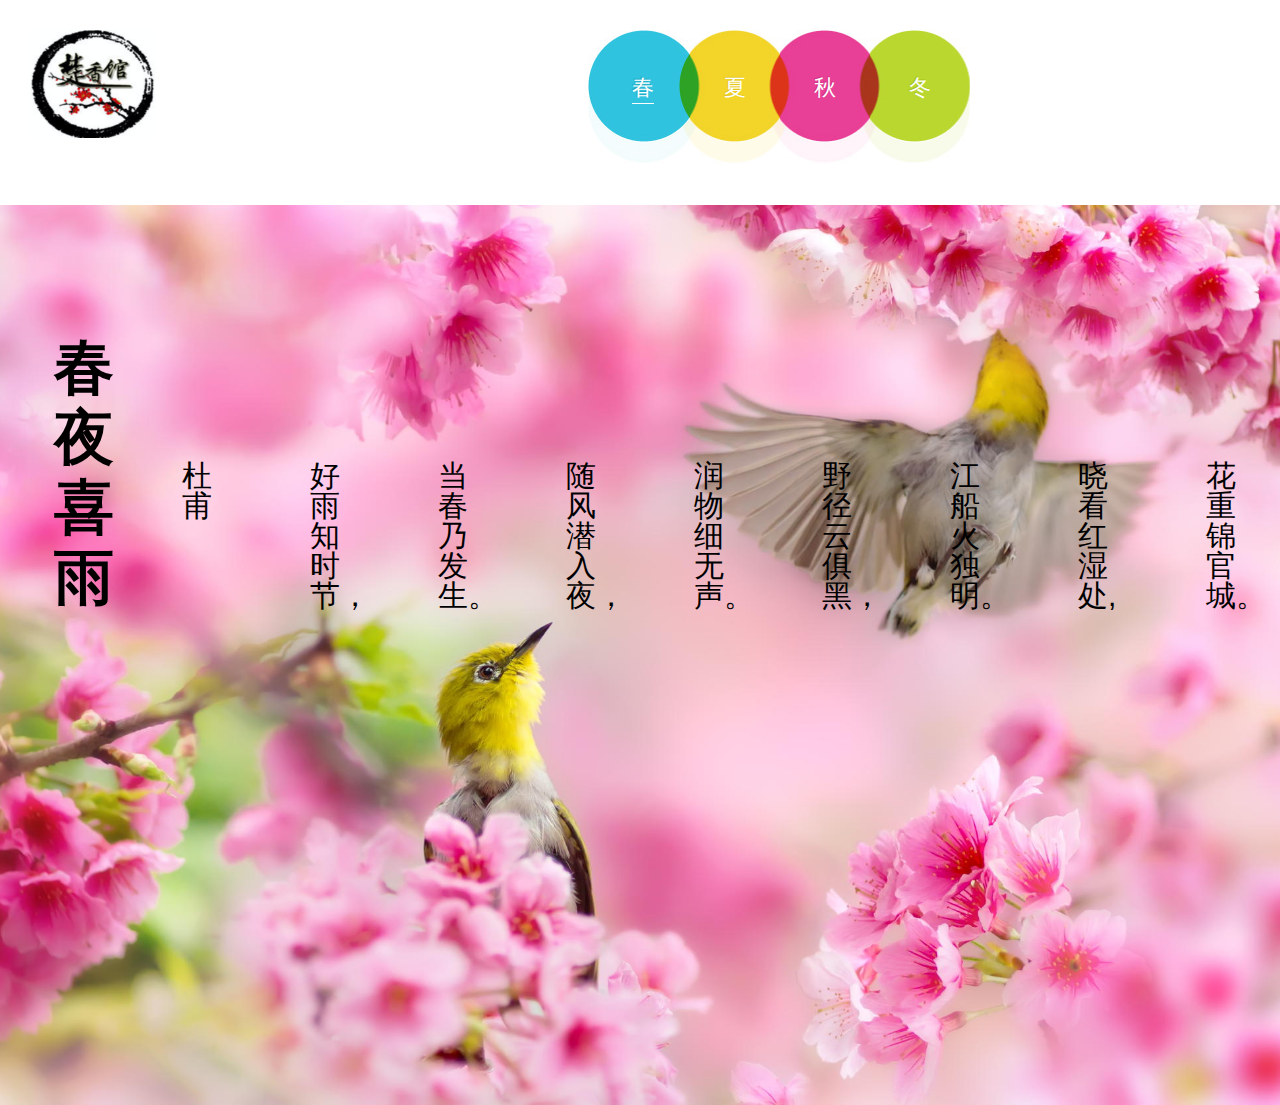
<file: index.html>
<!DOCTYPE html >
<head>
  <meta http-equiv="Content-Type" content="text/html; charset=UTF-8">
  <meta charset="utf-8" />
  <title>Spring</title>
  <link rel="stylesheet" href="style/main.css" type="text/css" />
  <link rel="stylesheet" href="style/small.css" media="screen and (max-width:640px)">
  <link rel="stylesheet" href="style/mobile.css" media="screen and (max-width:480px)">
  <meta name="viewport" content="width=device-width, initial-scale=1">
</head>
<body>
  <header class="block">
    <div class="inner">
      <a href="#href" class="logo">
        <img src="./imags/logo.jpg" >
      </a>
      <ul class="nav">
        <li class="first active">
          <a href="./index.html" title="Home">春</a>
        </li>
        <li>
          <a href="./summer.html" title="summer">夏</a>
        </li>
        <li>
          <a href="./autumn.html" title="autumn">秋</a>
        </li>
        <li>
          <a href="./winter.html" title="winter">冬</a>
        </li>
      </ul>
    </div>
  </header>
  <div class="main">
<ul class="poem">
  <li><h1>春夜喜雨</h1></li>
   <li><p>杜甫</p></li>
    <li>好雨知时节，</li>
    <li>当春乃发生。</li>
    <li>随风潜入夜，</li>
    <li>润物细无声。</li>
    <li>野径云俱黑，</li>
    <li>江船火独明。</li>
    <li>晓看红湿处,</li>
    <li>花重锦官城。</li>
</ul>
  </div>
</body>
</html>
</file>
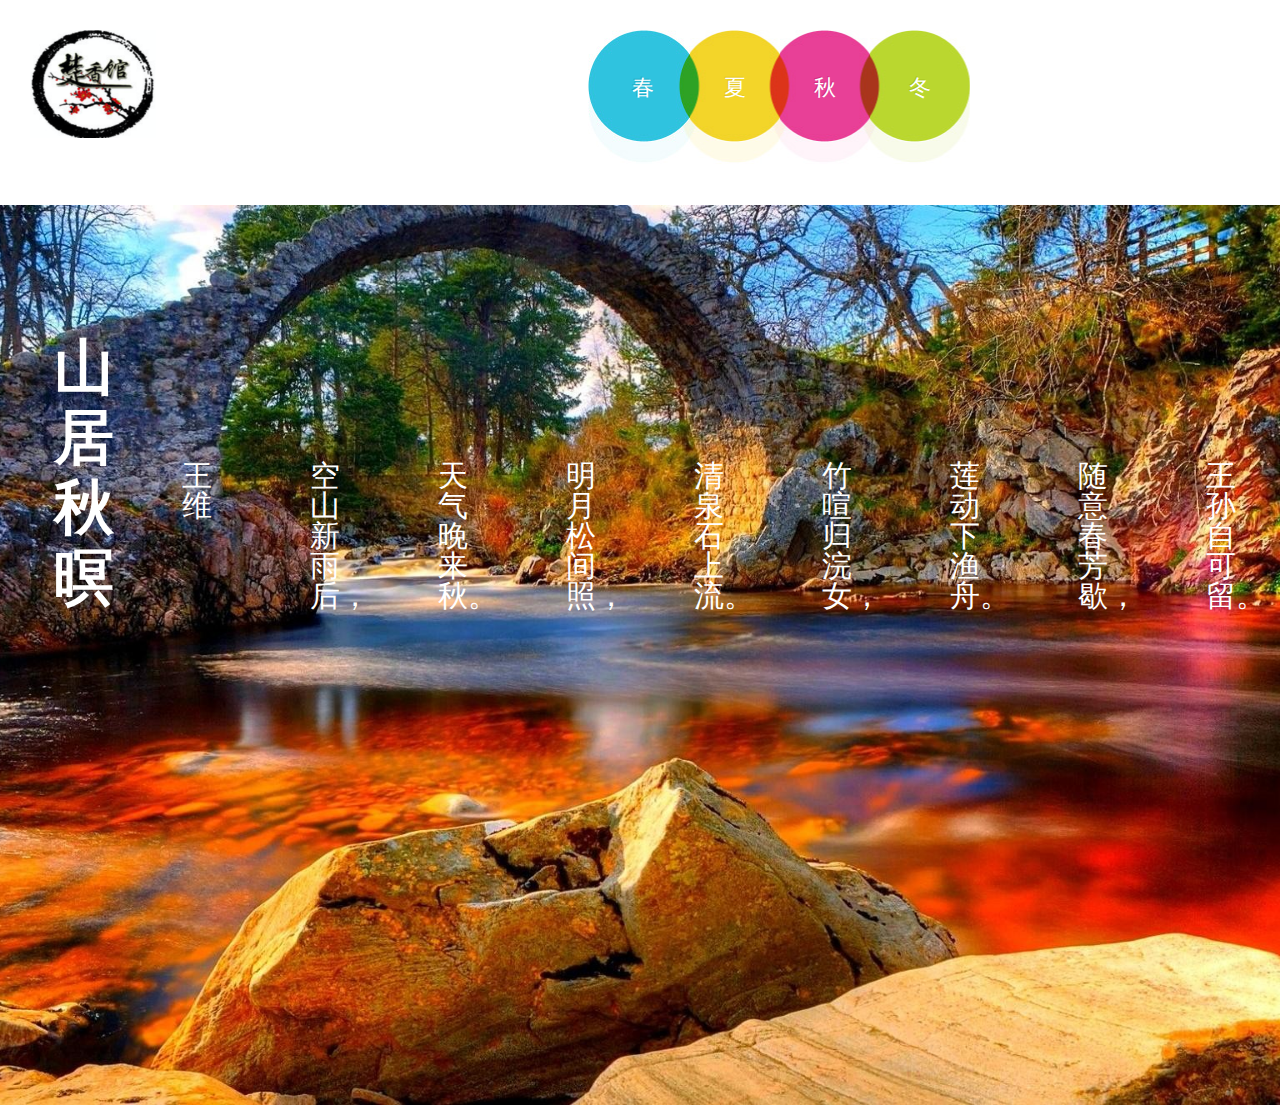
<file: autumn.html>
<!DOCTYPE html >
<head>
  <meta http-equiv="Content-Type" content="text/html; charset=UTF-8">
  <meta charset="utf-8" />
  <title>Autumn</title>
  <link rel="stylesheet" href="style/autumn.css" type="text/css" />
  <link rel="stylesheet" href="style/small.css" media="screen and (max-width:640px)">
  <link rel="stylesheet" href="style/mobile.css" media="screen and (max-width:480px)">
  <meta name="viewport" content="width=device-width, initial-scale=1">
</head>
<body>
  <header class="block">
    <div class="inner">
      <a href="#href" class="logo">
        <img src="./imags/logo.jpg" >
      </a>
      <ul class="nav">
        <li class="first active">
          <a href="./index.html" title="Home">春</a>
        </li>
        <li>
          <a href="./summer.html" title="summer">夏</a>
        </li>
        <li>
          <a href="./autumn.html" title="autumn">秋</a>
        </li>
        <li>
          <a href="./winter.html" title="winter">冬</a>
        </li>
      </ul>
    </div>
  </header>
  <div class="main">
<ul class="poem">
  <li><h1>山居秋暝</h1></li>
   <li><p>王维</p></li>
    <li>空山新雨后，</li>
    <li>天气晚来秋。</li>
    <li>明月松间照，</li>
    <li>清泉石上流。</li>
    <li>竹喧归浣女，</li>
    <li>莲动下渔舟。</li>
    <li>随意春芳歇，</li>
    <li>王孙自可留。</li>
</ul>
  </div>
</body>
</html>
</file>
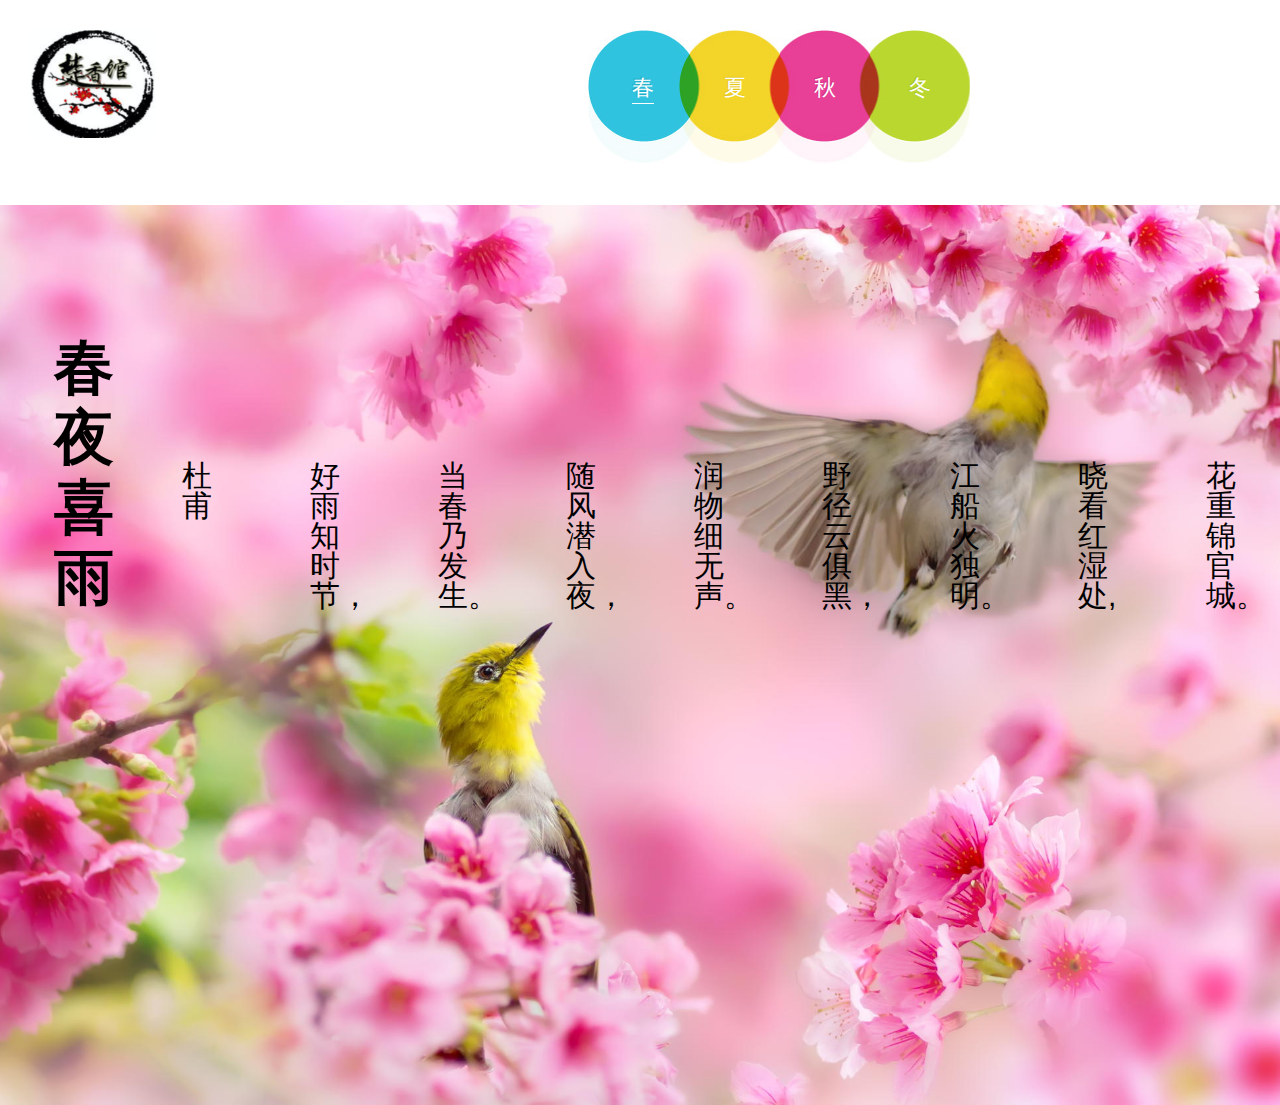
<file: seasons.html>
<!DOCTYPE html >
<head>
  <meta http-equiv="Content-Type" content="text/html; charset=UTF-8">
  <meta charset="utf-8" />
  <link rel="stylesheet" href="style/main.css" type="text/css" />
  <link rel="stylesheet" href="style/small.css" media="screen and (max-width:640px)">
  <link rel="stylesheet" href="style/mobile.css" media="screen and (max-width:480px)">
</head>
<body>
  <header class="block">
    <div class="inner">
      <a href="#href" class="logo">
        <img src="./imags/logo.jpg" >
      </a>
      <ul class="nav">
        <li class="first active">
          <a href="./spring.html" title="Home">春</a>
        </li>
        <li>
          <a href="./summer.html" title="summer">夏</a>
        </li>
        <li>
          <a href="./summer.html" title="autumn">秋</a>
        </li>
        <li>
          <a href="./winter.html" title="winter">冬</a>
        </li>
      </ul>
    </div>
  </header>
  <div class="main">
<ul class="poem">
  <li><h1>春夜喜雨</h1></li>
   <li><p>杜甫</p></li>
    <li>好雨知时节，</li>
    <li>当春乃发生。</li>
    <li>随风潜入夜，</li>
    <li>润物细无声。</li>
    <li>野径云俱黑，</li>
    <li>江船火独明。</li>
    <li>晓看红湿处,</li>
    <li>花重锦官城。</li>
</ul>
  </div>
</body>
</html>
</file>
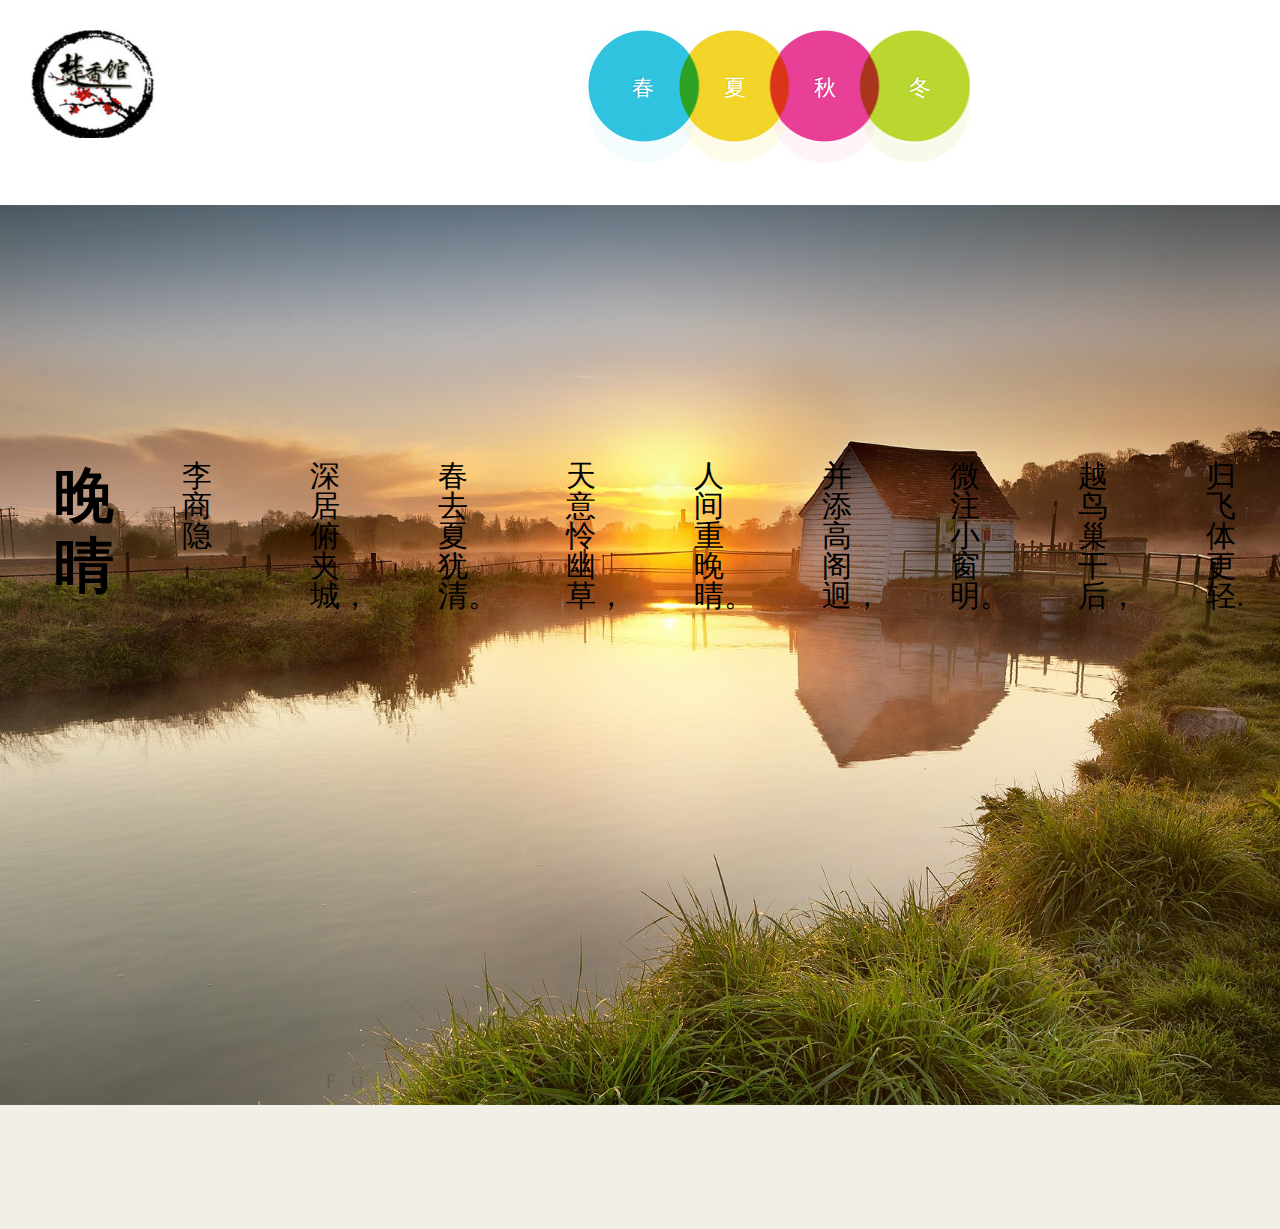
<file: summer.html>
<!DOCTYPE html >
<head>
  <meta http-equiv="Content-Type" content="text/html; charset=UTF-8">
  <meta charset="utf-8" />
  <title>Summer</title>
  <link rel="stylesheet" href="style/summer.css" type="text/css" />
  <link rel="stylesheet" href="style/small.css" media="screen and (max-width:640px)">
  <link rel="stylesheet" href="style/mobile.css" media="screen and (max-width:480px)">
  <meta name="viewport" content="width=device-width, initial-scale=1">
</head>
<body>
  <header class="block">
    <div class="inner">
      <a href="#href" class="logo">
        <img src="./imags/logo.jpg" >
      </a>
      <ul class="nav">
        <li class="first active">
          <a href="./index.html" title="Home">春</a>
        </li>
        <li>
          <a href="./summer.html" title="summer">夏</a>
        </li>
        <li>
          <a href="./autumn.html" title="autumn">秋</a>
        </li>
        <li>
          <a href="./winter.html" title="winter">冬</a>
        </li>
      </ul>
    </div>
  </header>
  <div class="main">
<ul class="poem">
  <li><h1>晚晴</h1></li>
   <li><p>李商隐</p></li>
    <li>深居俯夹城，</li>
    <li>春去夏犹清。</li>
    <li>天意怜幽草，</li>
    <li>人间重晚晴。</li>
    <li>并添高阁迥，</li>
    <li>微注小窗明。</li>
    <li>越鸟巢干后，</li>
    <li>归飞体更轻.</li>
</ul>
  </div>
</body>
</html>
</file>
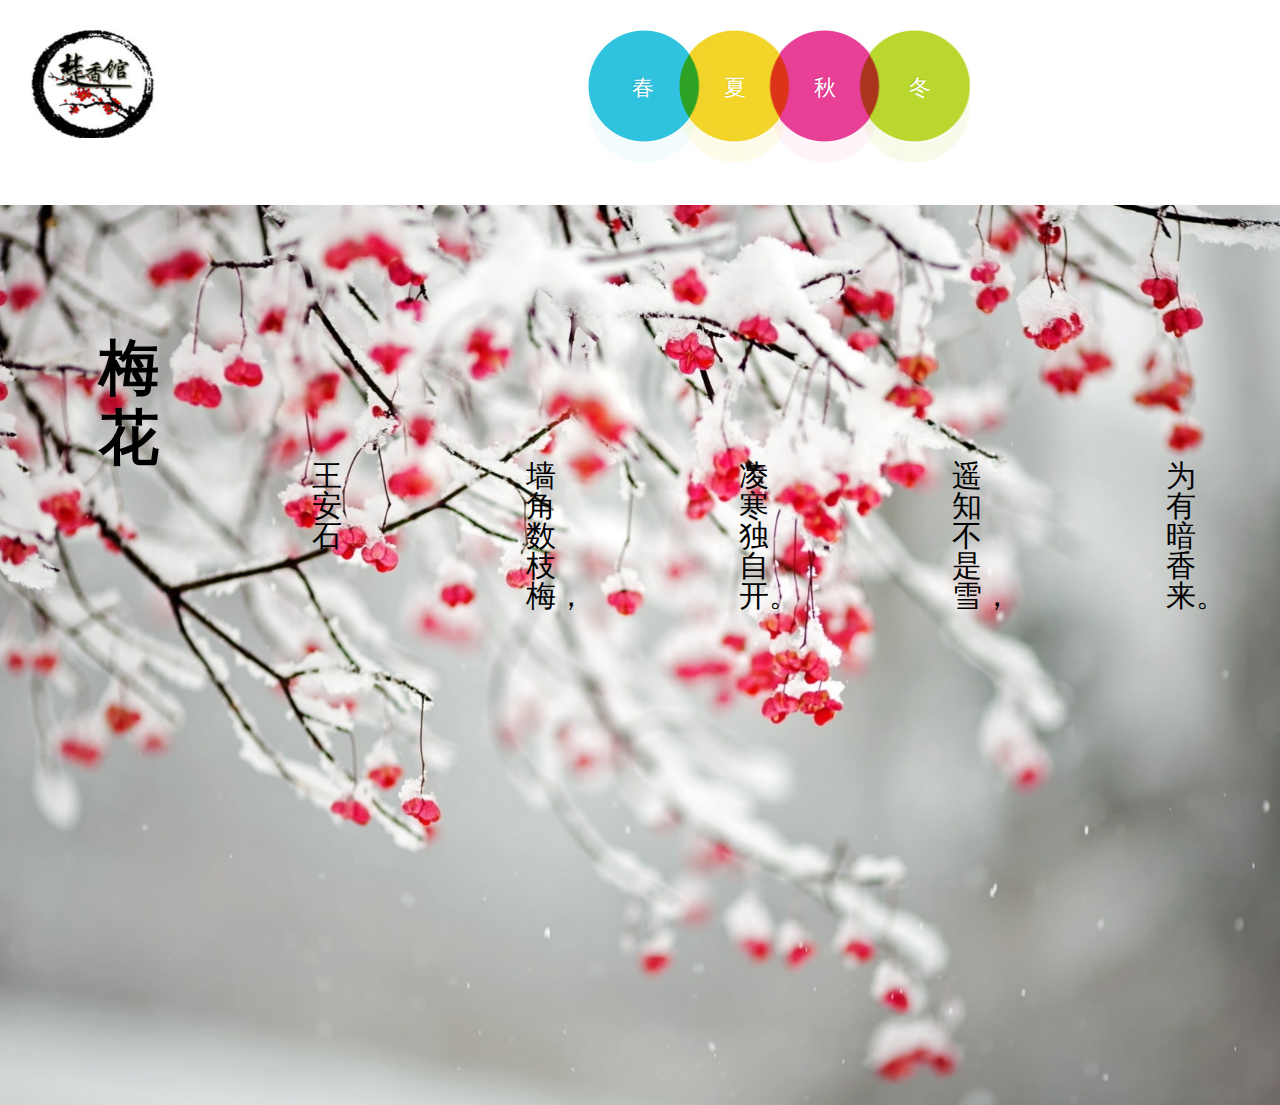
<file: winter.html>
<!DOCTYPE html >
<head>
  <meta http-equiv="Content-Type" content="text/html; charset=UTF-8">
  <meta charset="utf-8" />
  <title>Winter</title>
  <link rel="stylesheet" href="style/winter.css" type="text/css" />
  <link rel="stylesheet" href="style/small.css" media="screen and (max-width:640px)">
  <link rel="stylesheet" href="style/mobile.css" media="screen and (max-width:480px)">
  <meta name="viewport" content="width=device-width, initial-scale=1">
</head>
<body>
  <header class="block">
    <div class="inner">
      <a href="#href" class="logo">
        <img src="./imags/logo.jpg" >
      </a>
      <ul class="nav">
        <li class="first active">
          <a href="./index.html" title="Home">春</a>
        </li>
        <li>
          <a href="./summer.html" title="summer">夏</a>
        </li>
        <li>
          <a href="./autumn.html" title="autumn">秋</a>
        </li>
        <li>
          <a href="./winter.html" title="winter">冬</a>
        </li>
      </ul>
    </div>
  </header>
  <div class="main">
<ul class="poem">
  <li><h1>梅花</h1></li>
   <li><p>王安石</p></li>
    <li>墙角数枝梅，</li>
    <li>凌寒独自开。</li>
    <li>遥知不是雪，</li>
    <li>为有暗香来。</li>
</ul>
  </div>
</body>
</html>
</file>
<file: style/main.css>
*{
margin: 0;
padding: 0;
border: 0;
box-sizing: border-box;
list-style: none;
text-decoration: none;
vertical-align: baseline;
}
body{
background-color: #f2eee8;
    height: 100%;
    margin: 0;
    font-family: STKaiti,"华文楷体",sans-serif;
}
header.block {
border: 0px;
background: #fff;
margin: 0px;
padding: 30px;
position: relative;
min-height: 205px;
display: block;
}
a.logo {
float: left;
}
.block div.inner {
max-width: 940px;
}
div.inner img {
width: 126px;
height: 108px;
}
.nav {
float:right;
}
.nav li {
float: left;
height:134px;
width:90px;
text-align: center;
}
.nav li a {
    display: inline-block;
    color:#fff;
    font-size: 22px;
    padding-top: 43px;
}

.nav li a:hover, .nav .active a {

    border-bottom:1px solid #fff;

}
.nav li.first a {

    margin-left:7px;

}
.nav li.last a {

    margin-left:-10px;

}
.nav li.first {
background:url("images/nav-blue.jpg") no-repeat center center;
width:102px;
text-shadow: -1px -1px 0px #1dabc6;
}

.nav li + li {
    background: url("images/nav-yellow.jpg") no-repeat scroll center center transparent;
    text-shadow: -1px -1px 0 #E3C61F;
}

.nav li + li + li {
    background: url("images/nav-pink.jpg") no-repeat scroll center center transparent;
    text-shadow: -1px -1px 0 #D23184;
}
.nav li + li + li + li  {
    background: url("images/nav-green.jpg") no-repeat center center;
    width: 100px;
    text-shadow: -1px -1px 0px #a8c520;
}

.main {
background-image: url('../imags/spring3.jpg');
background-repeat: no-repeat;
background-position: center;
 background-size: cover;
height:100vh;
min-height:100vh;
font-size: 30px;
}

.poem {
display: flex;
height: 100%;
width: 100%
}
}

.poem li {
 flex-direction: column;
 text-align: center;

}

.main li {
 text-align: center;
  margin:0 auto;width:20px;line-height:30px;
  padding-top: 20%;
}

 h1 {
 text-align: center;
 margin:0 auto;width:30px;line-height:70px;
}

.main li:first-child {
    padding-top: 10%;
}
</file>
<file: style/small.css>
header {
padding:10px 5px !important;
overflow:hidden;
}
header div.inner {
text-align:center;
}

a.logo { float:none; }
.nav {
width:386px;
margin:auto;
float:none;
margin-top:15px;
}
.poem {
display: flex;
height: 100%;
width: 100%；
}

.main li {
 text-align: center;
  margin:0 auto;width:10px;line-height:30px;
  padding-top: 20%;
  font-size: 18px;
}

 h1 {
 text-align: center;
 margin:0 auto;width:25px;line-height:40px;
}
</file>
<file: style/mobile.css>
.nav { width:273px ;  }
.nav li.first {
background:url("images/TWC_03.jpg") no-repeat center center;
width:73px;

}

.nav li + li + li + li {
background:url("images/TWC_06.jpg") no-repeat center center;
width: 72px;

}

.nav li:nth-child(4n+2) {
    background: url("images/TWC_04.jpg") no-repeat scroll center center transparent;
    
}

.nav li:nth-child(4n+3) {
    background: url("images/TWC_05.jpg") no-repeat scroll center center transparent;
}

.nav li {
	width:64px; 
}

.nav li.first a { 
	margin-left:3px;
}


.nav li.last a { 
	margin-left:-3px;
}

.nav li a {
	font-size:16px;
	padding-top:52px;
	line-height:1;	
}
</file>
<file: style/autumn.css>
*{
margin: 0;
padding: 0;
border: 0;
box-sizing: border-box;
list-style: none;
text-decoration: none;
vertical-align: baseline;
}
body{
background-color: #f2eee8;
    height: 100%;
    margin: 0;
    font-family: STKaiti,"华文楷体",sans-serif;
}
header.block {
border: 0px;
background: #fff;
margin: 0px;
padding: 30px;
position: relative;
min-height: 205px;
display: block;
}
a.logo {
float: left;
}
.block div.inner {
max-width: 940px;
}
div.inner img {
width: 126px;
height: 108px;
}
.nav {
float:right;
}
.nav li {
float: left;
height:134px;
width:90px;
text-align: center;
}
.nav li a {
    display: inline-block;
    color:#fff;
    font-size: 22px;
    padding-top: 43px;
}

.nav li a:hover, .nav .active a::nth-child(3) {

    border-bottom:1px solid #fff;

}
.nav li.first a {

    margin-left:7px;

}
.nav li.last a {

    margin-left:-10px;

}
.nav li.first {
background:url("images/nav-blue.jpg") no-repeat center center;
width:102px;
text-shadow: -1px -1px 0px #1dabc6;
}

.nav li + li {
    background: url("images/nav-yellow.jpg") no-repeat scroll center center transparent;
    text-shadow: -1px -1px 0 #E3C61F;
}

.nav li + li + li {
    background: url("images/nav-pink.jpg") no-repeat scroll center center transparent;
    text-shadow: -1px -1px 0 #D23184;
}
.nav li + li + li + li  {
    background: url("images/nav-green.jpg") no-repeat center center;
    width: 100px;
    text-shadow: -1px -1px 0px #a8c520;
}

.main {
background-image: url('../imags/autumn.jpg');
background-repeat: no-repeat;
background-position: center;
 background-size: cover;
height:100vh;
min-height:100vh;
font-size: 30px;
}

.poem {
display: flex;
height: 100%;
width: 100%
}
}

.poem li {
 flex-direction: column;
 text-align: center;

}

.main li {
 text-align: center;
  margin:0 auto;width:20px;line-height:30px;
  padding-top: 20%;
  color: #fff;
}

 h1 {
 text-align: center;
 margin:0 auto;width:30px;line-height:70px;
}

.main li:first-child {
    padding-top: 10%;
}
</file>
<file: style/summer.css>
*{
margin: 0;
padding: 0;
border: 0;
box-sizing: border-box;
list-style: none;
text-decoration: none;
vertical-align: baseline;
}
body{
background-color: #f2eee8;
    height: 100%;
    margin: 0;
    font-family: STKaiti,"华文楷体",sans-serif;
}
header.block {
border: 0px;
background: #fff;
margin: 0px;
padding: 30px;
position: relative;
min-height: 205px;
display: block;
}
a.logo {
float: left;
}
.block div.inner {
max-width: 940px;
}
div.inner img {
width: 126px;
height: 108px;
}
.nav {
float:right;
}
.nav li {
float: left;
height:134px;
width:90px;
text-align: center;
}
.nav li a {
    display: inline-block;
    color:#fff;
    font-size: 22px;
    padding-top: 43px;
}

.nav li a:hover, .nav .active a::nth-child(3) {

    border-bottom:1px solid #fff;

}
.nav li.first a {

    margin-left:7px;

}
.nav li.last a {

    margin-left:-10px;

}
.nav li.first {
background:url("images/nav-blue.jpg") no-repeat center center;
width:102px;
text-shadow: -1px -1px 0px #1dabc6;
}

.nav li + li {
    background: url("images/nav-yellow.jpg") no-repeat scroll center center transparent;
    text-shadow: -1px -1px 0 #E3C61F;
}

.nav li + li + li {
    background: url("images/nav-pink.jpg") no-repeat scroll center center transparent;
    text-shadow: -1px -1px 0 #D23184;
}
.nav li + li + li + li  {
    background: url("images/nav-green.jpg") no-repeat center center;
    width: 100px;
    text-shadow: -1px -1px 0px #a8c520;
}

.main {
background-image: url('../imags/summer1.jpg');
background-repeat: no-repeat;
background-position: center;
 background-size: cover;
height:100vh;
min-height:100vh;
font-size: 30px;
}

.poem {
display: flex;
height: 100%;
width: 100%
}
}

.poem li {
 flex-direction: column;
 text-align: center;

}

.main li {
 text-align: center;
  margin:0 auto;width:20px;line-height:30px;
  padding-top: 20%;
 
}

 h1 {
 text-align: center;
 margin:0 auto;width:30px;line-height:70px;
}

.main li:first-child {
    padding-bottom: 60%
}
.main li:nth-child(2) {
    padding-top: 20%;
}
</file>
<file: style/winter.css>
*{
margin: 0;
padding: 0;
border: 0;
box-sizing: border-box;
list-style: none;
text-decoration: none;
vertical-align: baseline;
}
body{
background-color: #f2eee8;
    height: 100%;
    margin: 0;
    font-family: STKaiti,"华文楷体",sans-serif;
}
header.block {
border: 0px;
background: #fff;
margin: 0px;
padding: 30px;
position: relative;
min-height: 205px;
display: block;
}
a.logo {
float: left;
}
.block div.inner {
max-width: 940px;
}
div.inner img {
width: 126px;
height: 108px;
}
.nav {
float:right;
}
.nav li {
float: left;
height:134px;
width:90px;
text-align: center;
}
.nav li a {
    display: inline-block;
    color:#fff;
    font-size: 22px;
    padding-top: 43px;
}

.nav li a:hover, .nav .active a::nth-child(3) {

    border-bottom:1px solid #fff;

}
.nav li.first a {

    margin-left:7px;

}
.nav li.last a {

    margin-left:-10px;

}
.nav li.first {
background:url("images/nav-blue.jpg") no-repeat center center;
width:102px;
text-shadow: -1px -1px 0px #1dabc6;
}

.nav li + li {
    background: url("images/nav-yellow.jpg") no-repeat scroll center center transparent;
    text-shadow: -1px -1px 0 #E3C61F;
}

.nav li + li + li {
    background: url("images/nav-pink.jpg") no-repeat scroll center center transparent;
    text-shadow: -1px -1px 0 #D23184;
}
.nav li + li + li + li  {
    background: url("images/nav-green.jpg") no-repeat center center;
    width: 100px;
    text-shadow: -1px -1px 0px #a8c520;
}

.main {
background-image: url('../imags/winter.jpg');
background-repeat: no-repeat;
background-position: center;
 background-size: cover;
height:100vh;
min-height:100vh;
font-size: 30px;
}

.poem {
display: flex;
height: 100%;
width: 100%
}
}

.poem li {
 flex-direction: column;
 text-align: center;

}

.main li {
 text-align: center;
  margin:0 auto;width:15px;line-height:30px;
  padding-top: 20%;
}

 h1 {
 text-align: center;
 margin:0 auto;width:30px;line-height:70px;
}

.main li:first-child {
    padding-top: 10%;
}
</file>
